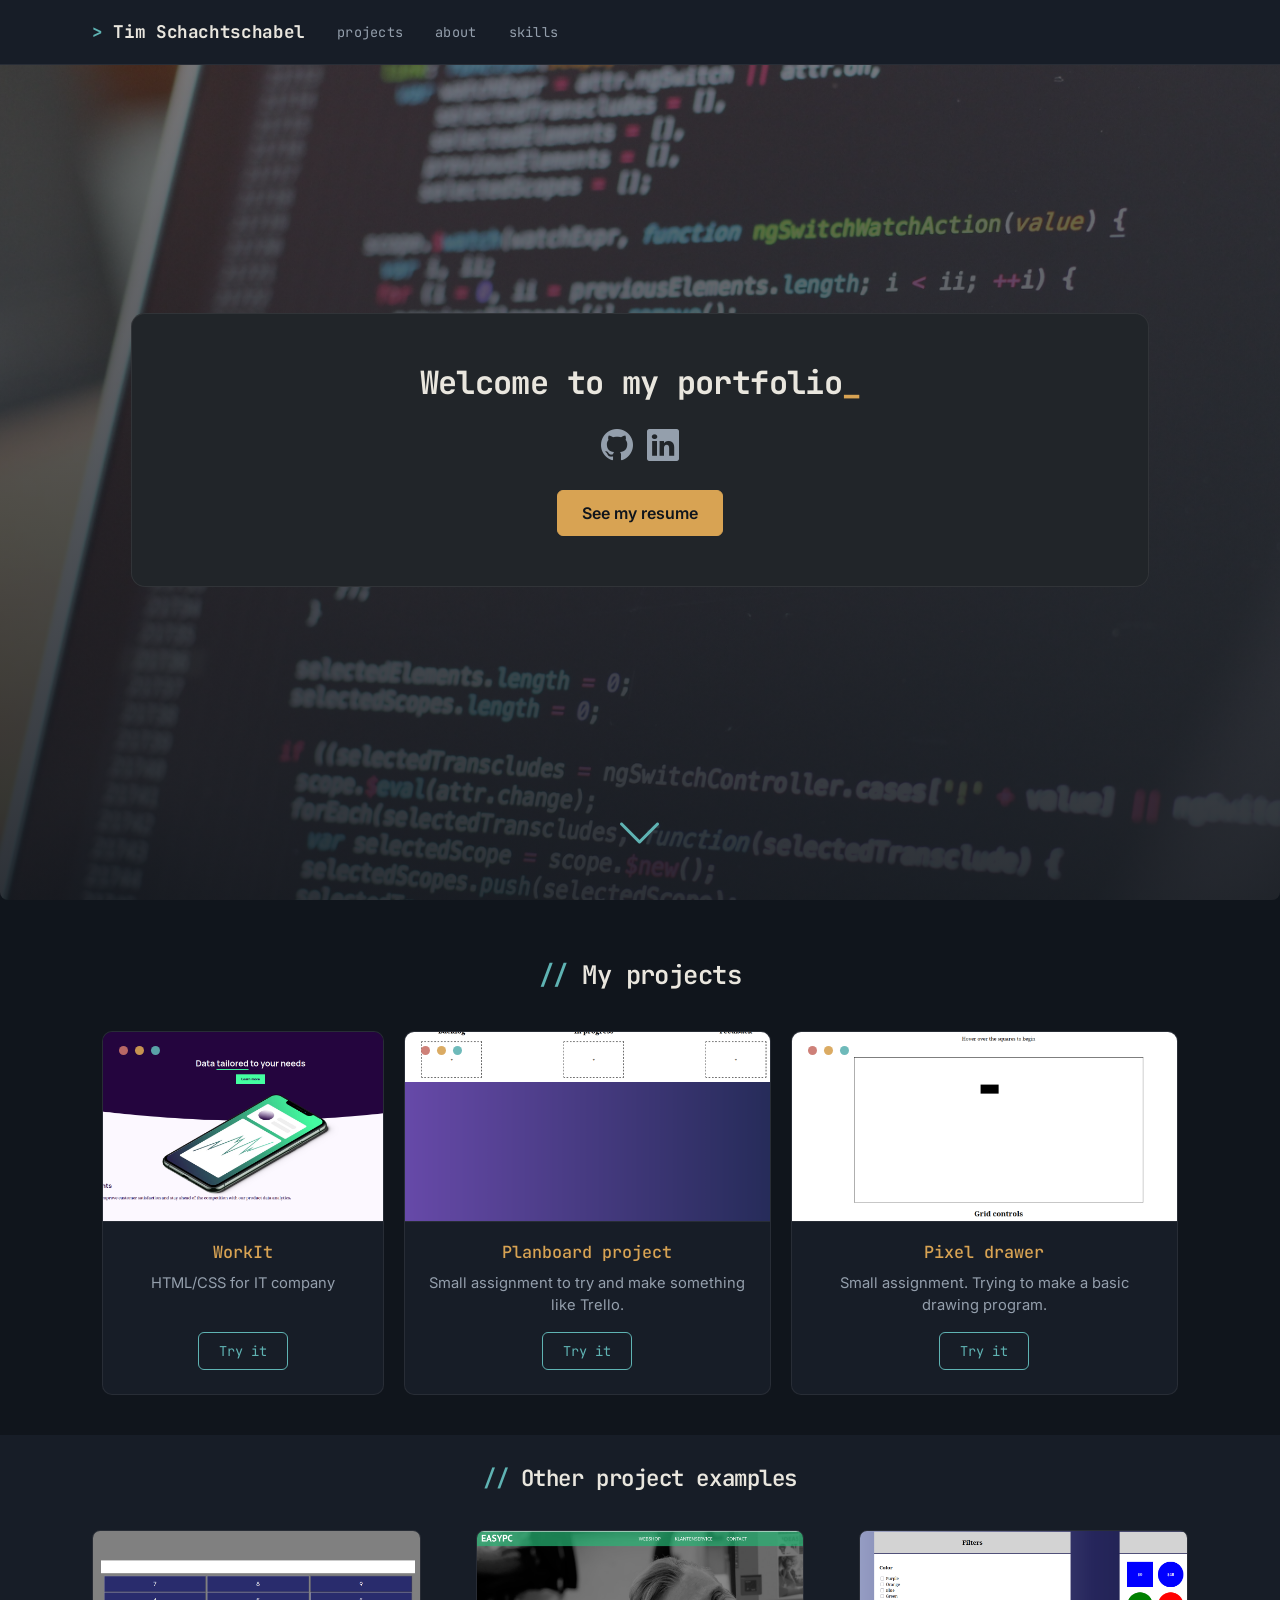
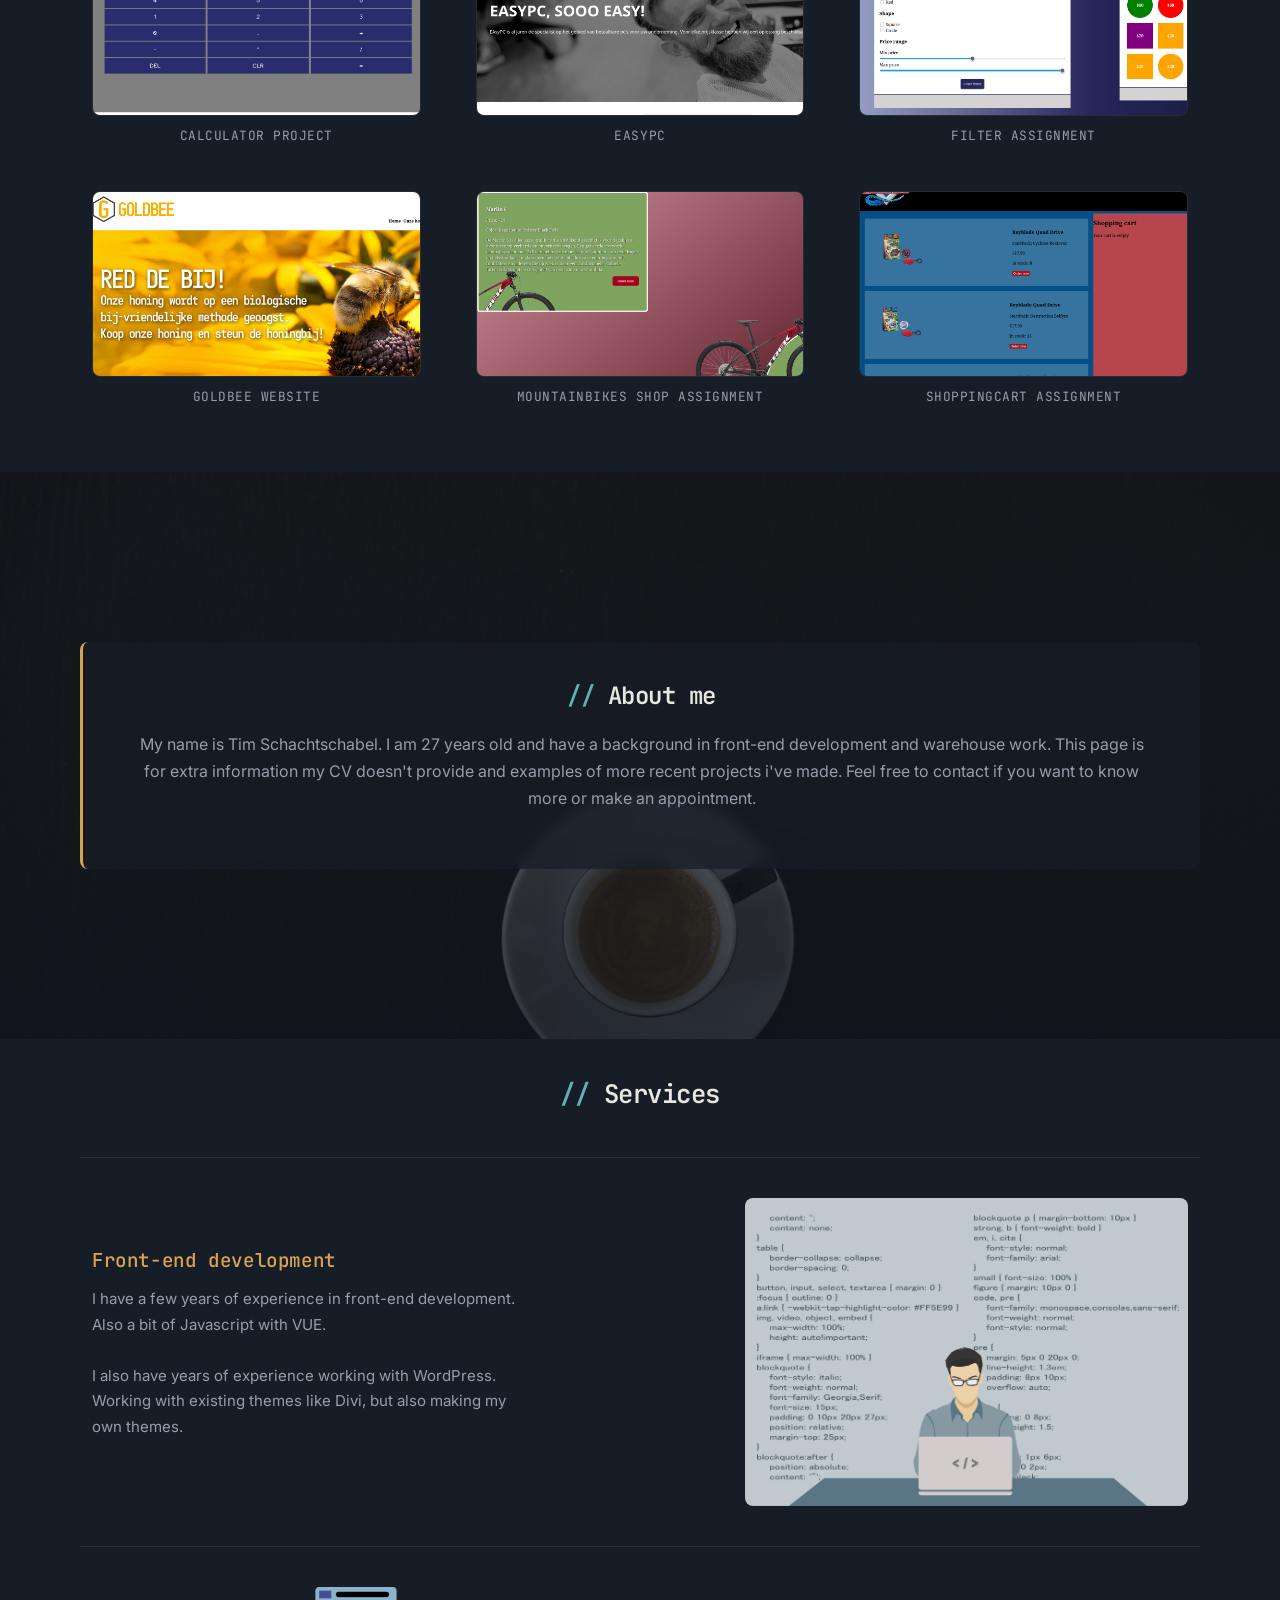
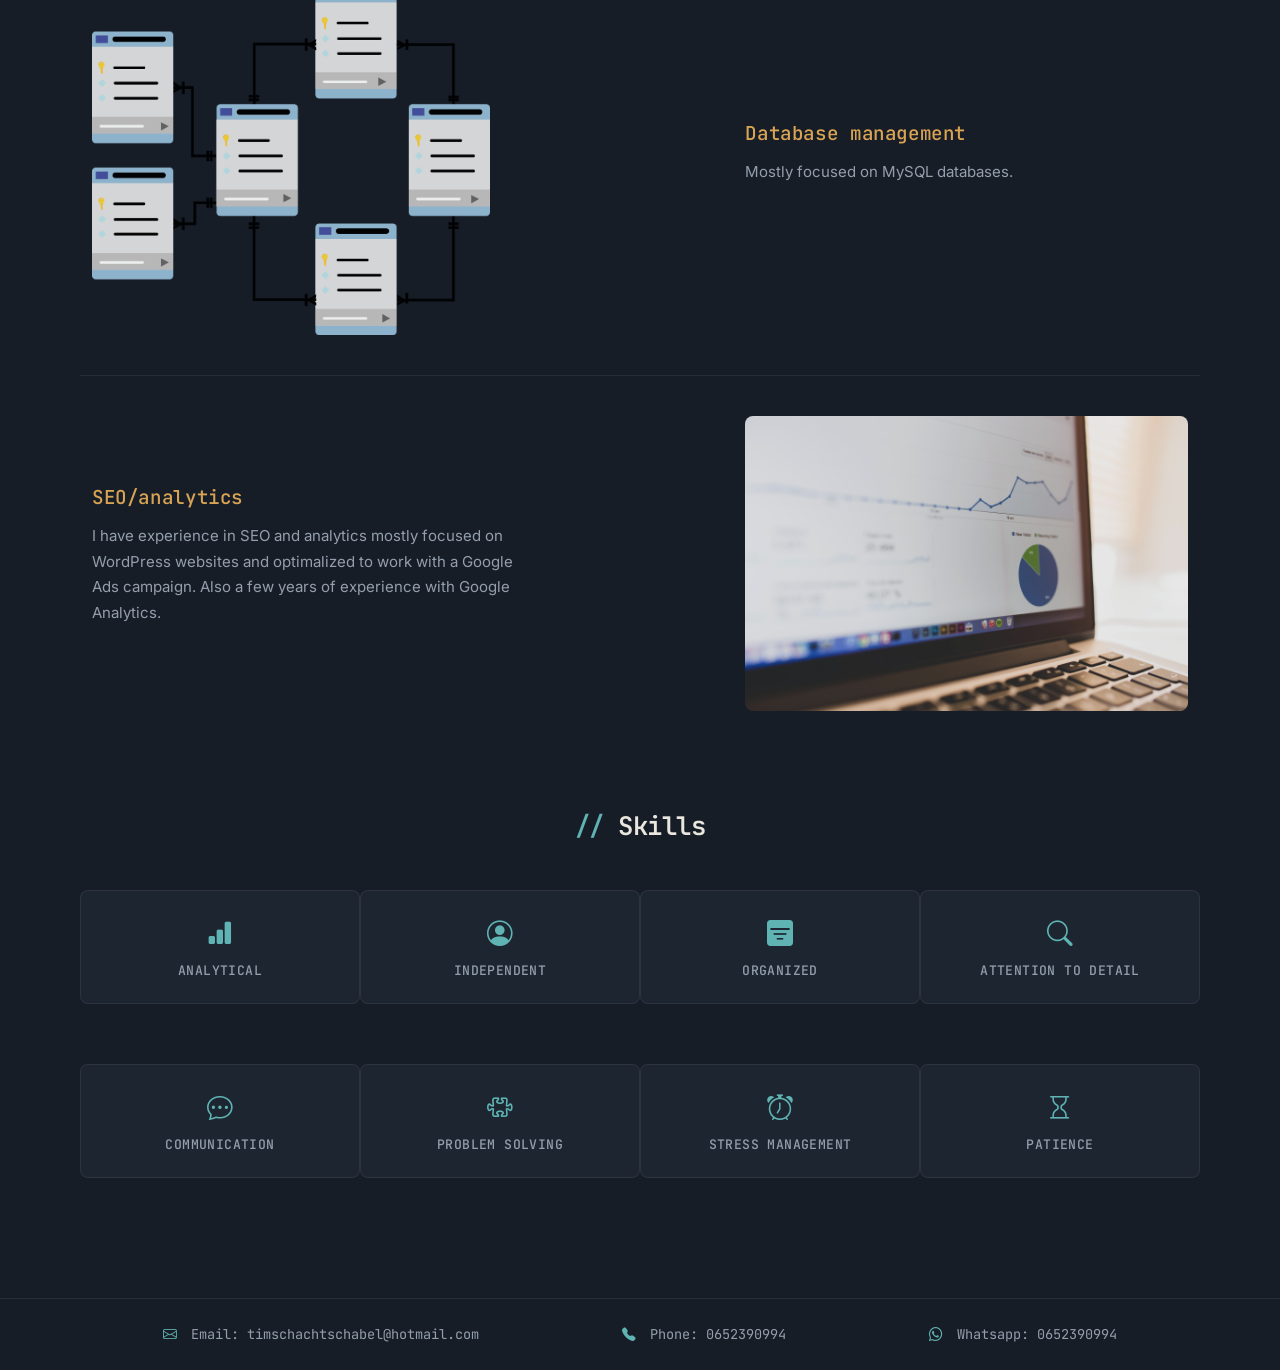
<file: index.html>
<!doctype html>
<html lang="en">
  <head>
    <!-- Required meta tags -->
    <meta charset="utf-8">
    <meta name="viewport" content="width=device-width, initial-scale=1, shrink-to-fit=no">

    <!-- Bootstrap CSS -->
    <link href="https://cdn.jsdelivr.net/npm/bootstrap@5.3.8/dist/css/bootstrap.min.css" rel="stylesheet" integrity="sha384-sRIl4kxILFvY47J16cr9ZwB07vP4J8+LH7qKQnuqkuIAvNWLzeN8tE5YBujZqJLB" crossorigin="anonymous">  
    
    <link rel="stylesheet" href="https://cdn.jsdelivr.net/npm/bootstrap-icons@1.13.1/font/bootstrap-icons.min.css">
    
    <link rel="stylesheet" href="style.css">

    <title>Tim Schachtschabel</title>
  </head>
  <body>

        <div class="wrapper">
        <header class="fixed-top">
            <nav class="navbar navbar-expand-lg navbar-dark bg-dark">
                <div class="container">
                    <a class="navbar-brand" href="#">Tim Schachtschabel</a>
                    <button class="navbar-toggler" type="button" data-bs-toggle="collapse" data-bs-target="#navbarSupportedContent" aria-controls="navbarSupportedContent" aria-expanded="false" aria-label="Toggle navigation">
                        <span class="navbar-toggler-icon"></span>
                    </button>

                    <div class="collapse navbar-collapse" id="navbarSupportedContent">
                        <ul class="navbar-nav mr-auto">
                        <li class="nav-item">
                            <a class="nav-link" href="#projects">Projects</a>
                        </li>
                        <li class="nav-item">
                            <a class="nav-link" href="#about">About</a>
                        </li>
                        <li class="nav-item">
                            <a class="nav-link" href="#skills">Skills</a>
                        </li>
                        </ul>
                    </div>
                </div>    
            </nav>
        </header>
        <!-- Hero section -->
        <div class="hero p-5 text-center bg-image rounded-3">
            <div class="container">
                <div class="banner bg-dark">
                    <h2>Welcome to my portfolio</h2>
                    <div class="socials">
                        <a href="https://github.com/timschachtschabel" target="_blank"><i class="bi bi-github fs-2"></i></a>
                        <a href="https://www.linkedin.com/in/tim-schachtschabel-43ab65353/" target="_blank"><i aria-hidden="true" class="bi bi-linkedin fs-2"></i></a>
                    </div>
                    <a href="https://drive.google.com/file/d/1o7PeeBXsdVYji0DtC4t7XLDSpV-MSWjq/view?usp=drive_link" target="_blank" type="button" class="resume btn btn-primary">See my resume</a>
                </div>
                <a href="#projects" class="scroll-down" aria-label="Scroll down">
                    <i aria-hidden="true" class="bi bi-chevron-down"></i>
                </a>
            </div>
        </div> 
        </div>

        <div class="main-content">
            <div class="container">
                <h3 class="projectsheading text-center" id="projects">My projects</h3>
                <div class="projects flex space-between">
                    <div class="card">
                        <img src="assets/workit.png" class="card-img-top" alt="WorkIt">
                        <div class="card-body">
                            <h5 class="card-title">WorkIt</h5>
                            <p class="card-text">HTML/CSS for IT company</p>
                            <a href="projects/workit/index.html" target="_blank" class="btn btn-primary">Try it</a>
                        </div>
                    </div>
                    <div class="card">
                        <img src="assets/planboard.png" class="card-img-top" alt="Planboard">
                        <div class="card-body">
                            <h5 class="card-title">Planboard project</h5>
                            <p class="card-text">Small assignment to try and make something like Trello.</p>
                            <a href="projects/planboard/index.html" target="_blank" class="btn btn-primary">Try it</a>
                        </div>
                    </div>
                    <div class="card">
                        <img src="assets/etchsketch.png" class="card-img-top" alt="Etch and sketch">
                        <div class="card-body">
                            <h5 class="card-title">Pixel drawer</h5>
                            <p class="card-text">Small assignment. Trying to make a basic drawing program.</p>
                            <a href="projects/etch_sketch/index.html" target="_blank" class="btn btn-primary">Try it</a>
                        </div>
                    </div>
                </div>
            </div>
            <div class="otherExamples">
                <h3 class="otherExamplesTitle text-center">Other project examples</h3>
                <div class="projectGallery">
                    <div class="container">
                        <div class="imagerow flex space-between">
                            <div class="project">
                                <img class="galleryImage" src="assets/gallery/calculator.png" alt="Calculator">
                                <p>Calculator project</p>
                            </div>
                            <div class="project">
                                <img class="galleryImage" src="assets/gallery/easypc.png" alt="Easypc">
                                <p>EasyPC</p>
                            </div>
                            <div class="project">
                                <img class="galleryImage" src="assets/gallery/filter.png" alt="Filterassignment">
                                <p>Filter assignment</p>
                            </div>
                        </div>
                        <div class="imagerow flex space-between">
                            <div class="project">
                                <img class="galleryImage" src="assets/gallery/goldbee.png" alt="Goldbee">
                                <p>Goldbee website</p>
                            </div>
                            <div class="project">
                                <img class="galleryImage" src="assets/gallery/mountainbikes.png" alt="Mountainbikes">
                                <p>Mountainbikes shop assignment</p>
                            </div>
                            <div class="project">
                                <img class="galleryImage" src="assets/gallery/shoppingcart.png" alt="shoppingcart">
                                <p>Shoppingcart assignment</p>
                            </div>
                        </div>
                    </div>
                </div>         
            </div>
            <div id="about" class="about">
                <div class="container aboutcontainer text-center">
                    <div class="aboutContent">
                        <h3>About me</h3>
                        <p>My name is Tim Schachtschabel. I am 27 years old and have a background in front-end development and warehouse work. This page is for extra information my CV doesn't provide and examples of more recent projects i've made. Feel free to contact if you want to know more or make an appointment. 
                        </p>
                    </div>
                </div>
            </div>
            <div class="skills" id="skills">
                <h3>Services</h3>
                <div class="container">
                    <div class="serviceSection row">
                        <div class="col-md-5">
                            <h4>Front-end development</h4>
                            <p>I have a few years of experience in front-end development. Also a bit of Javascript with VUE.
                            <br><br>
                            I also have years of experience working with WordPress. Working with existing themes like Divi, but also making my own themes.</p>
                        </div>
                        <div class="col-md-2"></div>
                        <div class="col-md-5 skillsImage1">
                            <img class="img-fluid" src="assets/front-end.png" alt="front-end">
                        </div>
                    </div>
                    <div class="serviceSection row">
                        <div class="col-md-5 skillsImage2">
                            <img class="img-fluid" src="assets/database.png" alt="Databases" width="90%">
                        </div>
                        <div class="col-md-2"></div>
                        <div class="col-md-5">
                            <h4>Database management</h4>
                            <p>Mostly focused on MySQL databases.  </p>
                        </div>
                    </div>
                    <div class="serviceSection row">
                        <div class="col-md-5">
                            <h4>SEO/analytics</h4>
                            <p>I have experience in SEO and analytics mostly focused on WordPress websites and optimalized to work with a Google Ads campaign. Also a few years of experience with Google Analytics.</p>
                        </div>
                        <div class="col-md-2"></div>
                        <div class="col-md-5 skillsImage3">
                            <img class="img-fluid" src="assets/seo.jpg" alt="SEO">
                        </div>
                    </div>
                    <div class="skillsList">
                        <div class="skillsection row">
                            <h3>Skills</h3>
                            <div class="skill col-sm-3">
                                <i class="bi bi-bar-chart-fill"></i>
                                <h5>Analytical</h5>
                            </div>
                            <div class="skill col-sm-3">
                                <i class="bi bi-person-circle"></i>
                                <h5>Independent</h5>
                            </div>
                            <div class="skill col-sm-3">
                                <i class="bi bi-filter-square-fill"></i>
                                <h5>Organized</h5>
                            </div>
                            <div class="skill col-sm-3">
                                <i class="bi bi-search"></i>
                                <h5>Attention to detail</h5>
                            </div>
                        </div>
                        <div class="skillsection row">
                            <div class="skill col-sm-3">
                                <i class="bi bi-chat-dots"></i>
                                <h5>Communication</h5>
                            </div>
                            <div class="skill col-sm-3">
                                <i class="bi bi-puzzle"></i>                            
                                <h5>Problem solving</h5>
                            </div>
                            <div class="skill col-sm-3">
                                <i class="bi bi-alarm"></i>                            
                                <h5>Stress management</h5>
                            </div>
                            <div class="skill col-sm-3">
                                <i class="bi bi-hourglass"></i>       
                                <h5>Patience</h5>                     
                            </div>
                        </div>
                    </div>
                </div>
            </div>
        </div>
        <footer>
            <div class="container flex space-around">
                    <p><i aria-hidden="true" class="bi bi-envelope"></i> Email: timschachtschabel@hotmail.com</p>
                    <p><i aria-hidden="true" class="bi bi-telephone-fill"></i> Phone: 0652390994</p>
                    <p><i aria-hidden="true" class="bi bi-whatsapp"></i> Whatsapp: 0652390994</p>
            </div>
        </footer>
    <!-- Optional JavaScript -->
    <script src="https://cdn.jsdelivr.net/npm/bootstrap@5.3.8/dist/js/bootstrap.bundle.min.js"></script>
  </body>
</html>
</file>
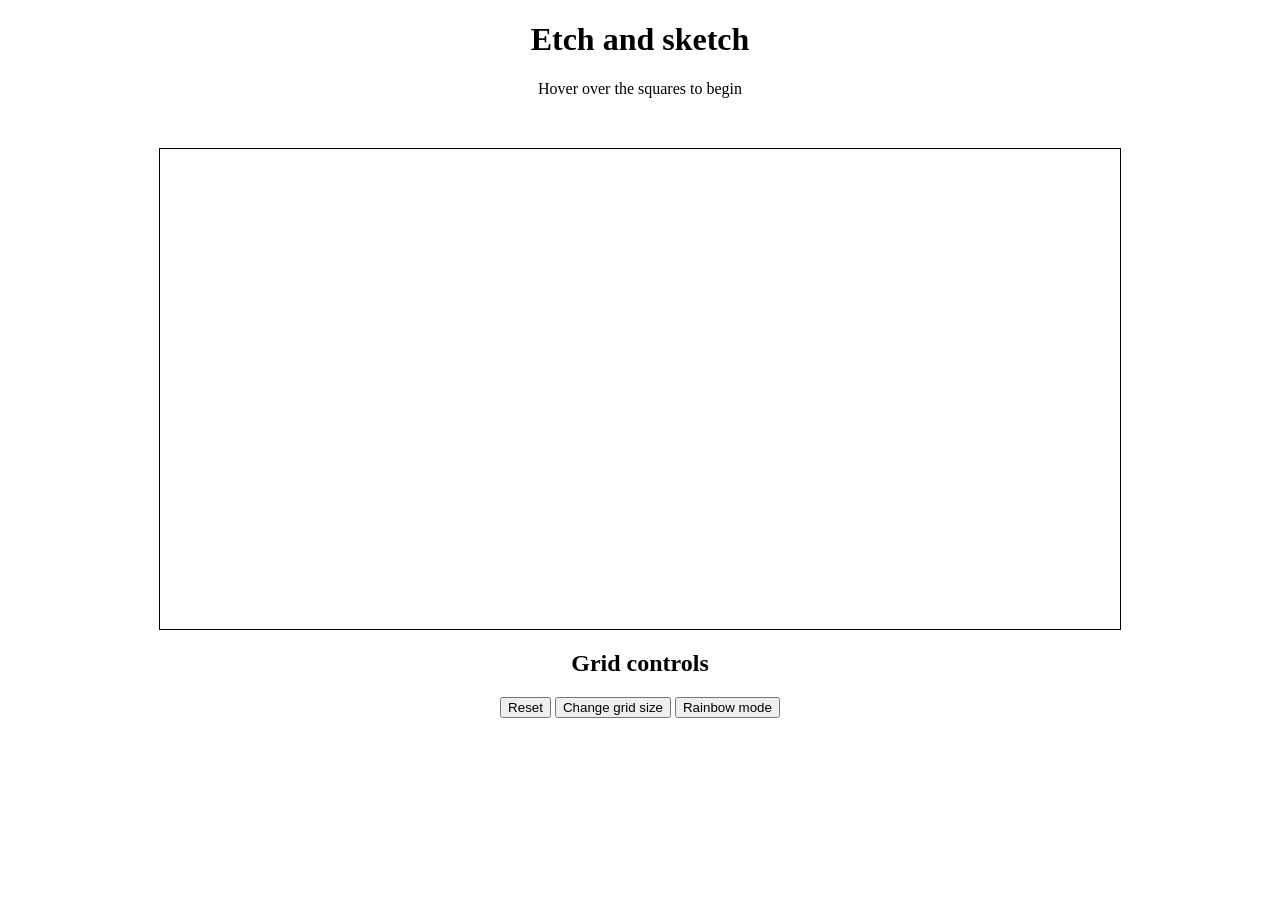
<file: projects/etch_sketch/index.html>
<!DOCTYPE html>
<html lang="en">
<head>
    <meta charset="UTF-8">
    <meta name="viewport" content="width=device-width, initial-scale=1.0">
    <title>Sketch</title>
    <link rel="stylesheet" href="style.css">
</head>
<body>
    <div class="introduction">
        <h1>Etch and sketch</h1>
        <p>Hover over the squares to begin</p>
    </div>
    <div id="flex-container" class="flex-container">

    </div>
    <div class="controls">
        <h2>Grid controls</h2>
        <button id="resetButton">Reset</button>
        <button id="changeGridSize">Change grid size</button>
        <button id="rainbowColor">Rainbow mode</button>
    </div>
    <script src="script.js"></script>                
</body>
</html>
</file>
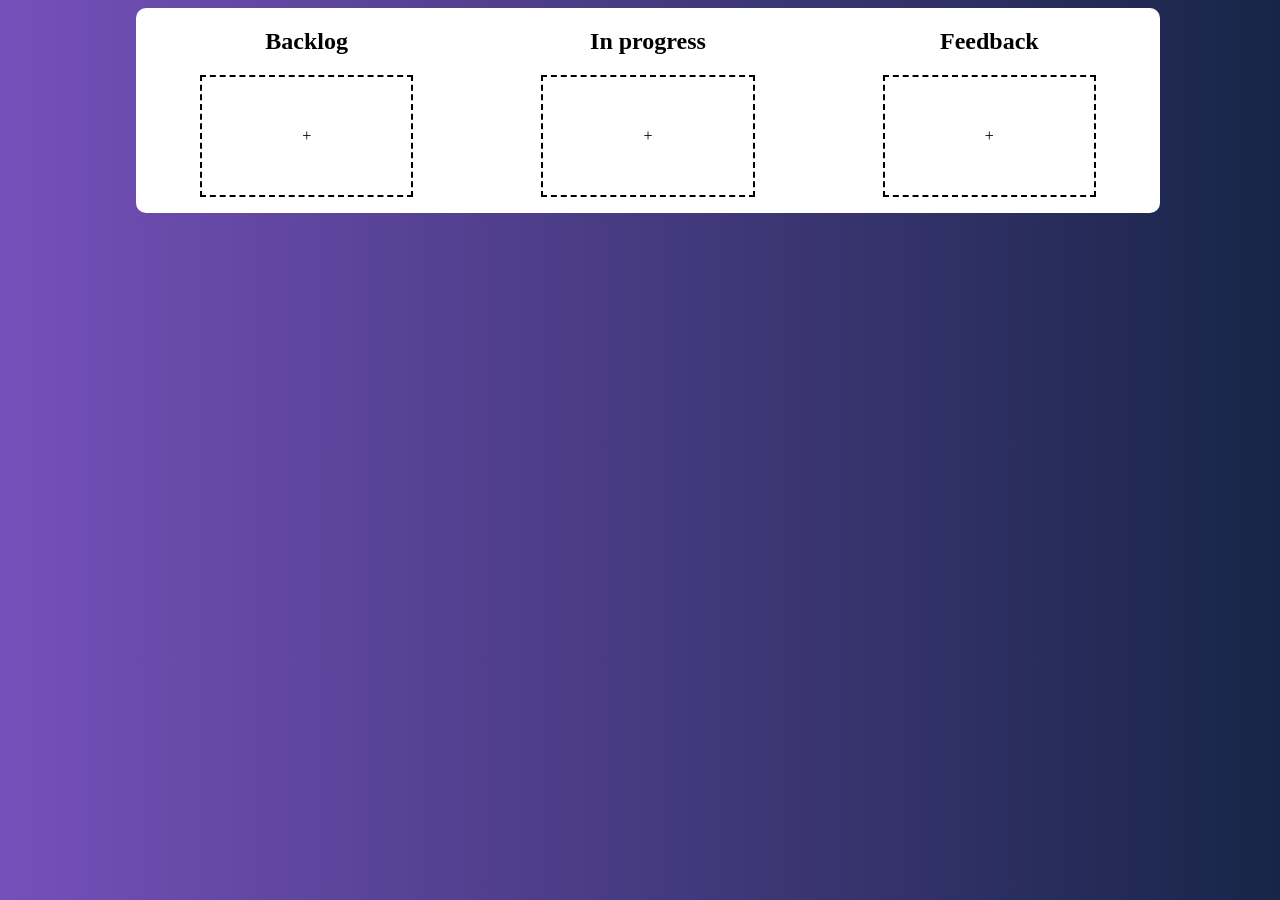
<file: projects/planboard/index.html>
<!DOCTYPE html>
<html lang="en">
<head>
    <meta charset="UTF-8">
    <meta name="viewport" content="width=device-width, initial-scale=1.0">
    <title>Planboard</title>
    <link rel="stylesheet" href="style.css">
</head>
<body>
    <div class="main-content flex space-around">

    <div class="modal" id="editModal">
        <div class="modal-content flex column">
            <span class="close">&times;</span>
            <h2>Add a new task</h2>
            <label for="taskTitle">Task title:</label>
            <input type="text" id="taskTitle">

            <label for="taskDescription">Task description:</label>
            <textarea id="taskDescription"></textarea>

            <select name="taskStatus" id="taskStatus">
                <option value="backlog">Backlog</option>
                <option value="inProgress">In progress</option>
                <option value="feedback">Feedback</option>
            </select>
            <button id="addTask">Add task</button>
        </div>
    </div>

        <div class="backlogContent">
            <h2>Backlog</h2>
            <ul class="taskList">
                <li class="newTask">
                    <div id="createNewBacklog" class="createNewBacklog">+</div>
                </li>
            </ul>
        </div>
        <div class="inProgressContent">
            <h2>In progress</h2>
            <ul class="taskList">
                <li class="newTask">
                    <div id="createNewInProgress" class="createNewInProgress">+</div>
                </li>
            </ul>
        </div>
        <div class="feedback">
            <h2>Feedback</h2>
            <ul class="taskList">
                <li class="newTask">
                    <div id="createNewFeedback" class="createNewFeedback">+</div>
                </li>
            </ul>
        </div>
    </div>
    <script src="script.js"></script>
</body>
</html>
</file>
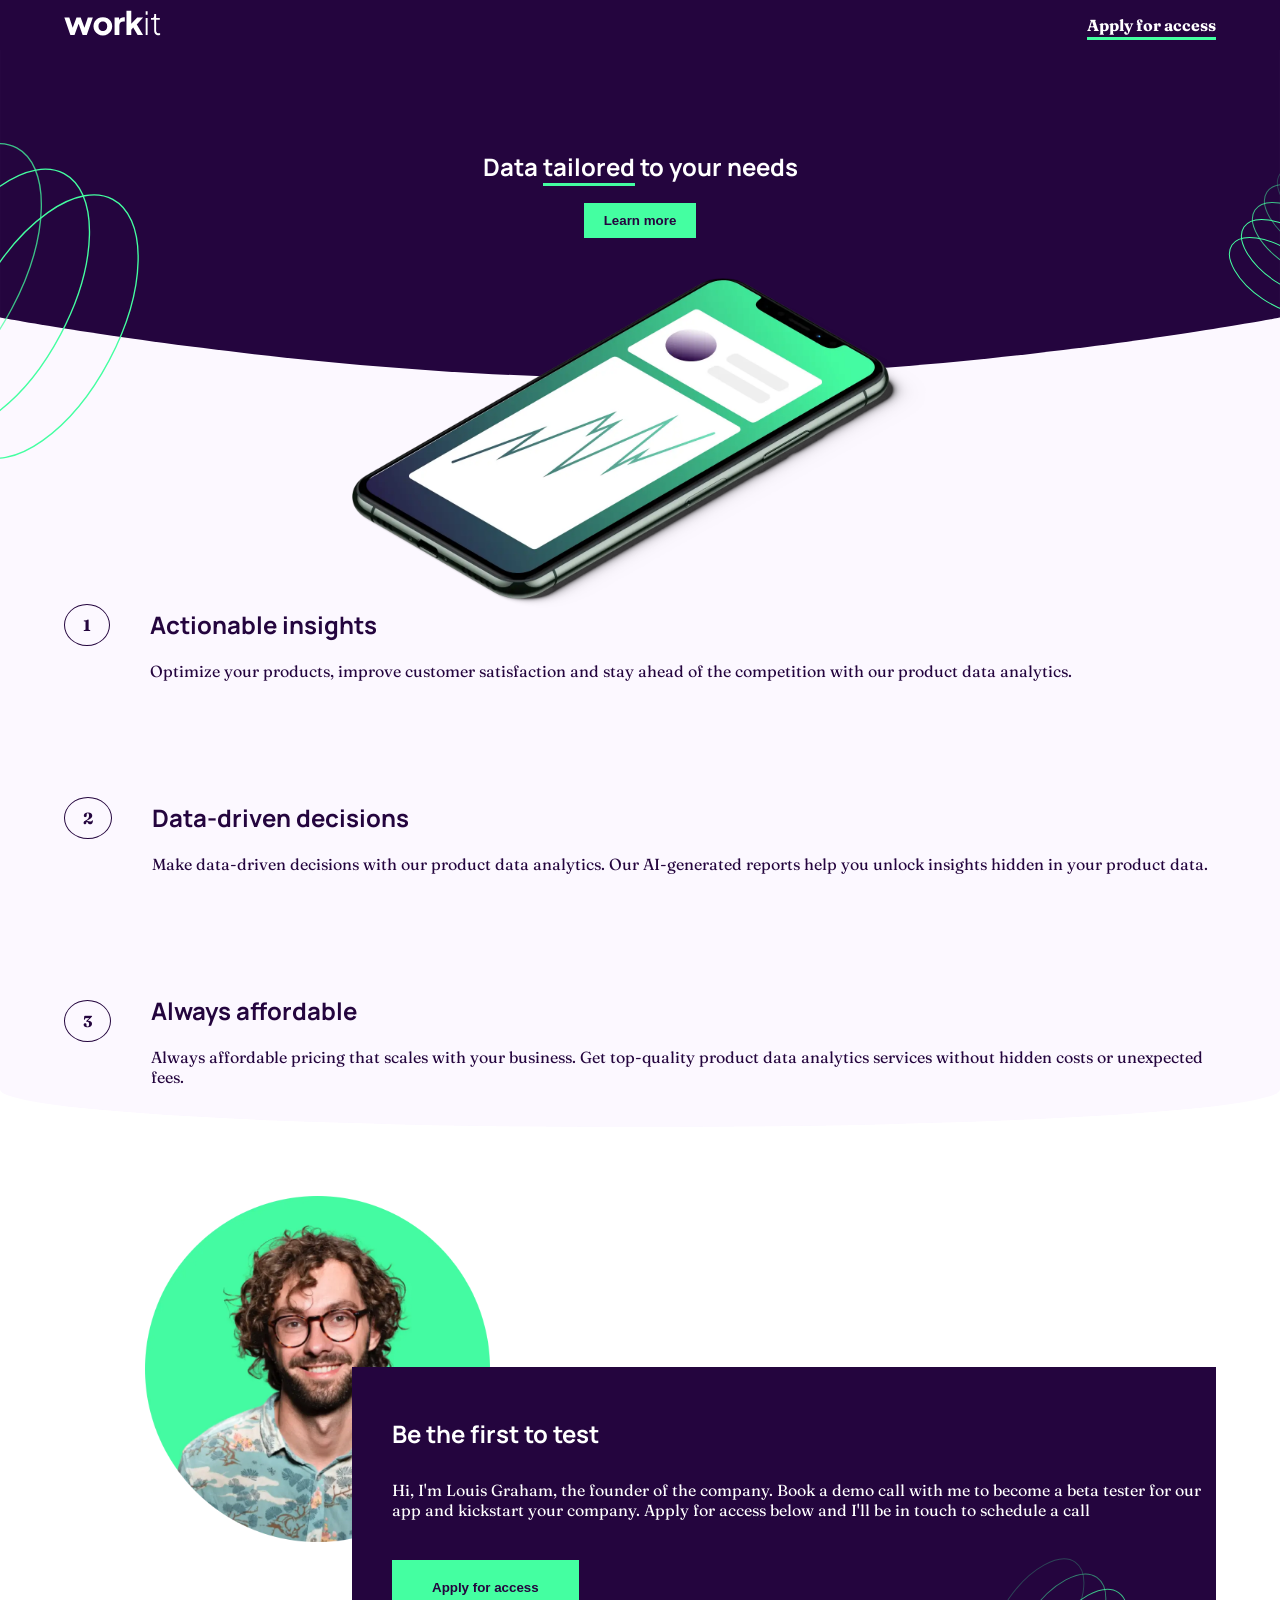
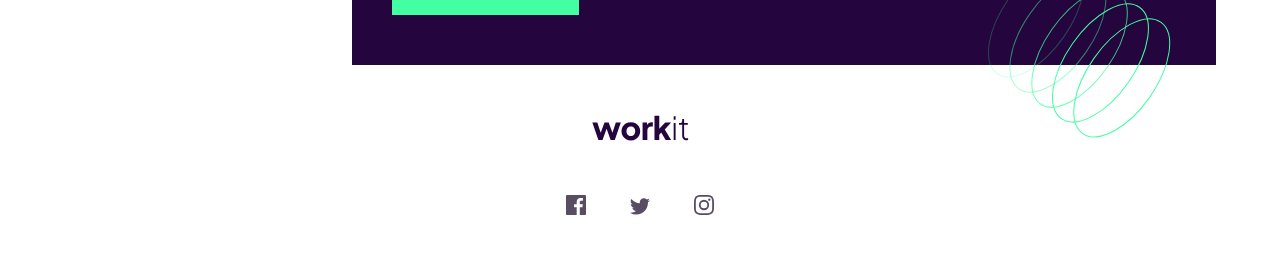
<file: projects/workit/index.html>
<!DOCTYPE html>
<html lang="en">
  <head>
    <meta charset="UTF-8" />
    <meta name="viewport" content="width=device-width, initial-scale=1.0" />
    <link
      rel="icon"
      type="image/png"
      sizes="32x32"
      href="./assets/favicon-32x32.png"
    />
    <link rel="stylesheet" href="./styles/style.css" />
    <link rel="preconnect" href="https://fonts.googleapis.com">
    <link rel="preconnect" href="https://fonts.gstatic.com" crossorigin>
    <link href="https://fonts.googleapis.com/css2?family=Fraunces:ital,opsz,wght@0,9..144,100..900;1,9..144,100..900&family=Manrope:wght@200..800&display=swap" rel="stylesheet">
    <title>Workit landing page</title>
  </head>
  <body>
    <!-- Website needs to be made mobile first -->
    <header>
      <div class="headercontent container flex space-between">
        <div class="logo">
          <img src="assets/logo-light.svg" alt="Logo header">
        </div>
        <div class="apply">
          <a href="">Apply for access</a>
        </div>
      </div>
    </header>
    <main>
      <section class="banner">
        <div class=" bannercontent container">
          <h1>Data <span>tailored</span> to your needs</h1>
          <button class="cta">Learn more</button>
          <img id="spiralleft" src="assets/bg-pattern-1.svg" alt="spiral left">
          <img id="spiralright" src="assets/bg-pattern-2.svg" alt="spiral 2">
          <img class="heroimage" src="assets/image-hero.webp" alt="Phone">
        </div>
      </section>
      <section class="sellingpoints">
        <div class="sellingpointscontent container">
          <div class="sellingpoint">
            <div class="pointerdiv">
              <p class="pointer">1</p>
            </div>
            <div class="sellingpointtext">
              <h3>Actionable insights</h3>
              <p>Optimize your products, improve customer satisfaction and stay ahead of the competition with our product data analytics.</p>
            </div>
          </div>
          <div class="sellingpoint">
            <div class="pointerdiv">
              <p class="pointer">2</p>
            </div>
            <div class="sellingpointtext">
              <h3>Data-driven decisions</h3>
              <p>Make data-driven decisions with our product data analytics. Our AI-generated reports help you unlock insights hidden in your product data.</p>
            </div>
          </div>
          <div class="sellingpoint">
            <div class="pointerdiv">
              <p class="pointer">3</p>
            </div>
            <div class="sellingpointtext">
              <h3>Always affordable</h3>
              <p>Always affordable pricing that scales with your business. Get top-quality product data analytics services without hidden costs or unexpected fees.</p>
            </div>
          </div>
        </div>
      </section>
      <section>
        <div class="applycontent container">
            <div class="founderimage">
              <img src="assets/image-founder.webp" alt="Founder">
            </div>
            <div class="foundercontent">
              <h2>Be the first to test</h2>
              <p>Hi, I'm Louis Graham, the founder of the company. Book a demo call with me to become a beta tester for our app and kickstart your company. Apply for access below and I'll be in touch to schedule a call</p>
              <button>Apply for access</button>
              <img id="spiralbottom" src="assets/bg-pattern-3.svg" alt="spiralbottom">
            </div>
        </div>
      </section>
    </main>
    <footer>
      <div class="footercontent container flex column">
        <div class="footerlogo">
          <img src="assets/logo-dark.svg" alt="footerlogo">
        </div>
        <div class="socials">
          <img src="assets/icon-facebook.svg" alt="Facebook">
          <img src="assets/icon-twitter.svg" alt="Twitter">
          <img src="assets/icon-instagram.svg" alt="Instagram">
        </div>
      </div>
    </footer>
  </body>
</html>
</file>
<file: style.css>
@import url('https://fonts.googleapis.com/css2?family=JetBrains+Mono:wght@400;600;700&family=Inter:wght@400;500;600&display=swap');


:root {
  --bg-primary: #10151c;
  --bg-panel: #171d27;
  --bg-panel-hover: #1d2531;
  --text-primary: #e9e6de;
  --text-secondary: #949fac;
  --accent-gold: #d8a353;
  --accent-teal: #5fb3b3;
  --accent-rose: #c9736a;
  --border-soft: rgba(233, 230, 222, 0.08);
  --border-strong: rgba(233, 230, 222, 0.18);
  --radius-card: 10px;
}

h1, h2, h3, h4, .navbar-brand {
  font-family: 'JetBrains Mono', monospace;
  letter-spacing: -0.02em;
}

/* Global CSS */
* {
  box-sizing: border-box;
}

body {
  margin: 0;
  padding: 0;
  width: 100%;
  font-family: 'Inter', sans-serif;
  background-color: var(--bg-primary);
  color: var(--text-primary);
}

a {
  text-decoration: none;
}

.flex { display: flex; }
.column { flex-direction: column; }
.row { flex-direction: row; }
.space-between { justify-content: space-between; }
.space-around { justify-content: space-around; }

.container {
  width: 88%;
  max-width: 1120px;
  margin: 0 auto;
}

/* Section comment-style headers, e.g. "// Projects" */
.projectsheading,
.otherExamplesTitle,
.about h3,
.skills h3 {
  font-weight: 600;
  color: var(--text-primary);
}

.projectsheading::before,
.otherExamplesTitle::before,
.about h3::before,
.skills h3::before {
  content: "// ";
  color: var(--accent-teal);
}

/* Header / nav styling */
header {
  background-color: var(--bg-panel) !important;
  color: var(--text-primary);
  border-bottom: 1px solid var(--border-soft);
}

.navbar {
  background-color: var(--bg-panel) !important;
  padding-top: 14px;
  padding-bottom: 14px;
}

.navbar-brand {
  color: var(--text-primary) !important;
  font-weight: 700;
  font-size: 1.1rem;
}

.navbar-brand::before {
  content: "> ";
  color: var(--accent-teal);
}

.nav-link {
  color: var(--text-secondary) !important;
  font-family: 'JetBrains Mono', monospace;
  font-size: 0.85rem;
  text-transform: lowercase;
  letter-spacing: 0.02em;
  padding: 0.5rem 1rem !important;
  transition: color 0.2s ease;
}

.nav-link:hover {
  color: var(--accent-gold) !important;
}

header ul {
  list-style: none;
}

.wrapper {
  height: 100vh;
  display: flex;
  flex-direction: column;
}

/* Hero */
.hero {
  background-image:
    linear-gradient(180deg, rgba(16, 21, 28, 0.55) 0%, rgba(16, 21, 28, 0.88) 100%),
    url(assets/banner.jpg);
  background-size: cover;
  background-repeat: no-repeat;
  background-position: center;
  display: flex;
  align-items: center;
  flex: 1;
  height: auto;
  position: relative;
}

.scroll-down {
  position: absolute;
  bottom: 30px;
  left: 50%;
  transform: translateX(-50%);
  color: var(--accent-teal);
  font-size: 3rem;
  animation: bounce 2s infinite;
}

@keyframes bounce {
  0%, 20%, 50%, 80%, 100% { transform: translateX(-50%) translateY(0); }
  40% { transform: translateX(-50%) translateY(-10px); }
  60% { transform: translateX(-50%) translateY(-5px); }
}

.banner {
  padding: 50px 60px;
  background: rgba(23, 29, 39, 0.72);
  backdrop-filter: blur(8px);
  border: 1px solid var(--border-soft);
  border-radius: 14px;
  color: var(--text-primary);
}

.banner h2 {
  font-size: 2rem;
  font-weight: 700;
  color: var(--text-primary);
  margin-bottom: 20px;
}

.banner h2::after {
  content: "_";
  color: var(--accent-gold);
  animation: blink 1.1s step-end infinite;
}

@keyframes blink {
  50% { opacity: 0; }
}

.socials i {
  padding: 5px;
  transition: color 0.2s ease, transform 0.2s ease;
}

.socials a {
  color: var(--text-secondary);
}

.socials a:hover {
  color: var(--accent-teal);
}

.socials a:hover i {
  transform: translateY(-2px);
}

.resume {
  margin: 20px 5px 0px;
  background-color: var(--accent-gold);
  border-color: var(--accent-gold);
  color: var(--bg-primary);
  font-weight: 600;
  padding: 10px 24px;
  border-radius: 6px;
  transition: background-color 0.2s ease, transform 0.2s ease;
}

.resume:hover {
  background-color: #e8b768;
  border-color: #e8b768;
  transform: translateY(-1px);
}

/* Main content styling */
.main-content {
  color: var(--text-primary);
}

.projectsheading {
  margin: 60px 0px 30px;
  font-size: 1.6rem;
}

/* Project cards styled like editor windows */
.card {
  margin: 10px;
  text-align: center;
  background-color: var(--bg-panel);
  border: 1px solid var(--border-soft);
  border-radius: var(--radius-card);
  overflow: hidden;
  transition: transform 0.3s ease, border-color 0.3s ease;
  position: relative;
}

.card::before {
  content: "";
  position: absolute;
  top: 14px;
  left: 16px;
  width: 9px;
  height: 9px;
  border-radius: 50%;
  background: var(--accent-rose);
  box-shadow:
    16px 0 0 var(--accent-gold),
    32px 0 0 var(--accent-teal);
  z-index: 2;
  opacity: 0.9;
}

.card:hover {
  transform: translateY(-4px);
  transition: 0.3s;
  border-color: var(--border-strong);
}

.card-img-top {
  height: 190px;
  object-fit: cover;
  border-bottom: 1px solid var(--border-soft);
}

.card-body {
  padding: 20px 22px 24px;
}

.card-title {
  font-family: 'JetBrains Mono', monospace;
  color: var(--accent-gold);
  font-size: 1.05rem;
  margin-bottom: 10px;
}

.card-text {
  color: var(--text-secondary);
  font-size: 0.92rem;
  min-height: 44px;
}

.card .btn-primary {
  background-color: transparent;
  border: 1px solid var(--accent-teal);
  color: var(--accent-teal);
  font-family: 'JetBrains Mono', monospace;
  font-size: 0.85rem;
  padding: 8px 20px;
  border-radius: 6px;
  transition: background-color 0.2s ease, color 0.2s ease;
}

.card .btn-primary:hover {
  background-color: var(--accent-teal);
  color: var(--bg-primary);
}

.projects {
  margin-bottom: 30px;
}

/* Gallery section */
.otherExamples {
  background-color: var(--bg-panel);
  color: var(--text-primary);
  padding-bottom: 20px;
}

.imagerow {
  width: 100%;
}

.project {
  width: 30%;
  display: flex;
  flex-direction: column;
  align-items: center;
  text-align: center;
  margin-bottom: 30px;
}

.project:hover {
  transform: translateY(-4px);
  transition: 0.5s;
}

.galleryImage {
  width: 100%;
  height: auto;
  display: block;
  border-radius: 8px;
  border: 1px solid var(--border-soft);
}

.project p {
  font-family: 'JetBrains Mono', monospace;
  font-size: 0.8rem;
  text-transform: uppercase;
  letter-spacing: 0.04em;
  color: var(--text-secondary);
  margin-top: 10px;
}

.otherExamplesTitle {
  padding: 30px 0px;
  font-size: 1.4rem;
}

/* About styling  */
.about {
  background-image:
    linear-gradient(180deg, rgba(16, 21, 28, 0.5) 0%, rgba(16, 21, 28, 0.82) 100%),
    url(assets/coffee.jpg);
  background-size: cover;
  background-repeat: no-repeat;
  background-position: top;
  opacity: 1;
}

.aboutContent {
  color: var(--text-primary);
  text-shadow: none;
  background: rgba(23, 29, 39, 0.72);
  backdrop-filter: blur(6px);
  border-left: 3px solid var(--accent-gold);
  border-radius: 8px;
  padding: 40px 45px;
  margin: 120px 0px;
}

.aboutContent p {
  line-height: 1.7;
  color: var(--text-secondary);
}

.aboutContent h3 {
  margin-bottom: 20px;
  font-size: 1.5rem;
}

.aboutcontainer {
  padding: 50px 0px;
}

/* Footer styling — reads like a terminal line */
footer {
  background-color: var(--bg-panel);
  opacity: 1;
  color: var(--text-secondary);
  border-top: 1px solid var(--border-soft);
  padding: 25px 0px;
}

footer p {
  margin-bottom: 0px;
  font-family: 'JetBrains Mono', monospace;
  font-size: 0.85rem;
}

footer i {
  color: var(--accent-teal);
  margin-right: 6px;
}

.form-group {
  margin: 8px;
}

.extraInfo {
  align-self: center;
}

/* Skills / services */
.skills {
  background-color: var(--bg-panel);
  color: var(--text-primary);
}

.skills h3 {
  text-align: center;
  padding: 40px;
  font-size: 1.6rem;
}

.serviceSection {
  height: auto;
  padding: 40px 0px;
  border-top: 1px solid var(--border-soft);
  align-items: center;
}

.skillsImage1, .skillsImage2, .skillsImage3 {
    margin: auto;
}

.serviceSection h4 {
  color: var(--accent-gold);
  font-size: 1.2rem;
  margin-bottom: 14px;
}

.serviceSection p {
  color: var(--text-secondary);
  line-height: 1.7;
  font-size: 0.94rem;
}

.serviceSection img {
  border-radius: 8px;
  opacity: 0.92;
}

.skillsection {
  padding: 20px 0px;
}

/* Skill chips */
.skill {
  text-align: center;
  background-color: var(--bg-panel-hover);
  border: 1px solid var(--border-soft);
  border-radius: 8px;
  padding: 24px 10px;
  margin-bottom: 20px;
  transition: transform 0.2s ease, border-color 0.2s ease;
}

.skill:hover {
  transform: translateY(-3px);
  border-color: var(--accent-teal);
}

.skill i {
  font-size: 1.6rem;
  color: var(--accent-teal);
  margin-bottom: 10px;
  display: block;
}

.skill h5 {
  font-family: 'JetBrains Mono', monospace;
  font-size: 0.82rem;
  text-transform: uppercase;
  letter-spacing: 0.03em;
  color: var(--text-secondary);
  margin: 0;
}

.skillsList {
  padding-bottom: 80px;
}

/* ==========================================================================
   Responsive media queries
   ========================================================================== */

@media (max-width: 992px) {
  .container {
    width: 90%;
  }

  .aboutContent {
    margin: 80px 0px;
  }

  .serviceSection .col-md-2 {
    display: none;
  }
}

@media (max-width: 768px) {
  .container {
    width: 92%;
  }

  .banner {
    padding: 30px 25px;
  }

  .banner h2 {
    font-size: 1.6rem;
  }

  .scroll-down {
    font-size: 2.2rem;
    bottom: 15px;
  }

  .projects {
    flex-direction: column;
    align-items: center;
  }

  .card {
    width: 100%;
    max-width: 420px;
    margin: 10px 0px;
  }

  .imagerow {
    flex-direction: column;
    align-items: center;
  }

  .project {
    width: 100%;
    max-width: 420px;
  }

  .aboutContent {
    margin: 60px 0px;
    padding: 30px 25px;
  }

  .serviceSection {
    padding: 25px 0px;
    text-align: center;
  }

  .serviceSection img {
    margin-bottom: 20px;
  }

  footer .flex {
    flex-direction: column;
    text-align: center;
  }

  footer p {
    margin-bottom: 10px !important;
  }

  .skill.col-sm-3 {
    flex: 0 0 50%;
    max-width: 50%;
  }
}

@media (max-width: 576px) {
  .container {
    width: 95%;
  }

  .hero {
    padding: 20px !important;
  }

  .banner {
    padding: 20px 18px;
  }

  .banner h2 {
    font-size: 1.3rem;
  }

  .socials i {
    font-size: 1.5rem !important;
    padding: 3px;
  }

  .resume {
    font-size: 0.9rem;
    padding: 8px 16px;
  }

  .scroll-down {
    font-size: 1.8rem;
  }

  .projectsheading,
  .otherExamplesTitle {
    font-size: 1.3rem;
    padding: 15px 0px;
  }

  .aboutContent {
    margin: 40px 0px;
    padding: 25px 20px;
  }

  .aboutContent p {
    font-size: 0.9rem;
  }

  .skills h3 {
    padding: 25px;
  }

  .skill.col-sm-3 {
    flex: 0 0 100%;
    max-width: 100%;
  }
}
</file>
<file: projects/etch_sketch/style.css>
.flex-container {
    display: flex;
    flex-wrap: wrap;
    margin: auto;
    width: 960px;
    border: 1px solid black;
}

.grid {
    flex-shrink: 0;
    box-sizing: border-box;
}
.grid:hover, .grid.colored {
    background-color: black;
}

.introduction {
    margin-bottom: 50px;
    text-align: center;
}

.controls {
    text-align: center;
    margin-top: 20px;
}
</file>
<file: projects/planboard/style.css>
body {
    background: #c19bc9;
    background: linear-gradient(90deg, rgba(193, 155, 201, 1) 0%, rgba(117, 80, 186, 1) 0%, rgba(23, 37, 71, 1) 100%);

    width: 100%;
}

.flex {
    display: flex;
}

.space-between {
    justify-content: space-between;
}

.space-around {
    justify-content: space-around;
}

.column {
    flex-direction: column;
}

.row {
    flex-direction: row;
}

/* Website components CSS */

.main-content {
    width: 80%;
    margin: auto;
    background-color: white;
    border-radius: 10px;
    text-align: center;
}

.taskList {
    padding: 0;
}

.newTask {
    list-style: none;
}

.createNewBacklog, .createNewInProgress, .createNewFeedback {
    border: 2px dashed black;
    padding: 50px 100px;
}

.createNewBacklog:hover, .createNewInProgress:hover, .createNewFeedback:hover {
    border: 2px dashed black;
    padding: 50px 100px;
    cursor: pointer;
}

/* The Modal (background) */
.modal {
  display: none; /* Hidden by default */
  position: fixed; /* Stay in place */
  z-index: 1; /* Sit on top */
  left: 0;
  top: 0;
  width: 100%; /* Full width */
  height: 100%; /* Full height */
  overflow: auto; /* Enable scroll if needed */
  background-color: rgb(0,0,0); /* Fallback color */
  background-color: rgba(0,0,0,0.4); /* Black w/ opacity */
}

/* Modal Content/Box */
.modal-content {
  background-color: #fefefe;
  margin: 15% auto; /* 15% from the top and centered */
  padding: 20px;
  border: 1px solid #888;
  width: 50%; /* Could be more or less, depending on screen size */
}

.modal label {
    padding: 10px;
}

.modal textarea {
    margin-top: 10px;
    margin-bottom: 10px;
}

.modal select {
    margin-top: 10px;
    margin-bottom: 10px;
}

li.task-item {
    list-style: none;
    border: 2px solid black;
    margin-top: 10px;
    margin-bottom: 10px;
    padding-top: 25px;;
    padding-bottom: 15px;
}

.task-item {
    display: flex;
    justify-content: space-between;
    align-items: flex-start;
}

.task-item[draggable="true"] {
    cursor: grab;
}

.task-item.dragging {
    opacity: 0.4;
    cursor: grabbing;
}

.edit-btn {
    flex-shrink: 0;
    margin-left: 8px;
    cursor: pointer;
}
</file>
<file: projects/workit/styles/style.css>
/* RESET STYLE */

* {
    margin: 0;
    padding: 0;
    border: 0;
    -webkit-box-sizing: border-box;
    box-sizing: border-box;
    vertical-align: baseline;
    font-style: normal;
}

/* GENERAL STYLING */

h1,h2,h3,h4,h5 {
    font-family: "Manrope", sans-serif;

}

p, a {
    font-family: 'Fraunces', serif !important;
}

body {
    width: 100%;
    color: #24053E;
}

.container {
    width: 90%;
    margin: 0 auto;
}

.flex {
    display: flex;
}

.column {
    flex-direction: column;
}

.row {
    flex-direction: row;
}

.space-between {
    justify-content: space-between;
}

.space-around {
    justify-content: space-around;
}

/* WEBSITE STYLING PER SECTION */
/* HEADER STYLING */

header {
    background-color: #24053E;
}

.headercontent {
    padding-top: 10px;
    padding-bottom: 10px;
    align-items: center;
}

.apply a {
    text-decoration: none;
    color: white;
    font-weight: bold;
    border-bottom: 3px solid #44FFA1;
    padding-bottom: 2px;
}

/* BANNER SECTION */

.banner {
    background-color: #FCF8FF;
    background-image: url(../assets/background-hero.svg);
    background-position: center;
    background-repeat: no-repeat;
    background-size: cover;
    color: white;
    text-align: center;
    padding-top: 70px;
    padding-bottom: 70px;
}

.cta {
    background-color: #44FFA1;
    color: #24053E;
    padding: 10px 20px;
    margin-top: 20px;
    font-weight: bold;
}

.bannercontent {
    position: relative;
    padding-bottom: 40px;
}

.bannercontent span {
    border-bottom: 3px solid #44FFA1;
}

.heroimage {
    width:60%;
    position: absolute;
    top: 110%;
    margin: auto;
    text-align: center;
    left: 0;
    right: 0;
    z-index: 1;
}

/* Sellingpoints section  */

.sellingpoints {
    background-color: #FCF8FF;
    padding-top: 50px;
    border-bottom-left-radius: 50% 5%;
    border-bottom-right-radius: 50% 5%;
    overflow: hidden;
}

.sellingpointscontent {
    text-align: center;
    background-color: #FCF8FF;
}

.sellingpoint {
    padding-top: 40px;
    padding-bottom: 40px;
}

.sellingpoint h3{
    margin-top: 40px;
    margin-bottom: 20px;
}

.pointer {
    border: 1px solid #24053E;
    background-color: transparent;
    display: inline;
    padding: 10px 18px;
    border-radius: 50%;
    font-weight: bold;
}

/* APPLY SECTION */

.applycontent {
    padding-top: 100px;
}

.founderimage {
    position: relative;
    height: 100px;
    left: 0%;
}

.founderimage img {
    width: 60%;
    position: absolute;
    top: -50%;
    left: 0;
    right: 0;
    z-index: -1;
    text-align: center;
    margin: auto;
}

.foundercontent {
    margin: auto;
    text-align: center;
    background-color: #24053E;
    color: white;
    padding: 50px 10px
}

.foundercontent h2 {
    padding-bottom: 30px;
}

.foundercontent button {
    background-color: #44FFA1;
    padding: 20px 40px;
    margin-top: 40px;
    color: #24053E;
    font-weight: bold;
}

/* FOOTER  */

.footercontent {
    text-align: center;
}

.footerlogo {
    margin-top: 50px;
    margin-bottom: 25px;
}

.socials {
    margin-top: 25px;
    margin-bottom: 50px;
}

.socials img {
    padding: 0px 20px;
}

/* MEDIA QUERIES FOR RESPONSIVE DESIGN  */

/* MAKE SURE THE PAGE DOESN'T BREAK BEFORE REACHING THE TABLET DESIGN */

@media only screen and (min-width: 400px) {
    .sellingpoints {
        padding-top: 100px;
    }

    .founderimage {
        height: 116px;
    }
}

@media only screen and (min-width: 500px) {
    .founderimage {
        height: 150px;
    }
}

@media only screen and (min-width: 600px) {
    .sellingpoints {
        padding-top: 150px;
    }
    
    .founderimage {
        height: 190px;
    }

    .banner {
        background-size: cover;
        background-position: bottom;
    }
}

@media only screen and (max-width: 767px) {
        #spiralleft, #spiralright, #spiralbottom {
        display: none;        
 }
}    

/* TABLET DESIGN  */

@media only screen and (min-width: 767px) {
    .banner {
        padding-top: 100px;
        padding-bottom: 100px;
    }

    #spiralleft {
        position: absolute;
        left: -30%;
        top: -70%;
        width: 40%;
    }
    #spiralright {
        position: absolute;
        top: 0%;
        right: -15%;
    }

    .heroimage {
        top: 100%;
    }

    .sellingpoint {
        display: flex;
        align-items: center;
    }

    .sellingpointtext {
        text-align: left;
        margin-left: 40px;
    }

    .sellingpointtext h3 {
        font-size: 1.5rem;
    }

    .applycontent {
        padding-top: 50px;
    }

    .foundercontent {
        width: 75%;
        float: right;
        text-align: left;
        padding-left: 40px;;
        position: relative;
    }

    .founderimage {
        top: 20%;
        left: -25%;

    }

    .founderimage img {
        width: 30%;
        top: 10%;
    }

    #spiralbottom {
        position: absolute;
        bottom: -30%;
        right: 3%;
    }

    #spiralbottom img{
        width: 80%; 
    }
}

@media only screen and (min-width: 1180px) {
    .heroimage {
        width: 50%;
    }

    .founderimage {
        top: -32%;
        left: -28%;
    }
}

@media only screen and (min-width: 1480px) {
    .heroimage {
        width: 40%;
    }
}


/* DESKTOP VERSION  */


@media only screen and (min-width: 1920px) {

    .container {
        width: 1200px;
    }

    .banner {
        padding-bottom: 300px;
    }

    .bannercontent {
        font-size: larger;
    }

        #spiralleft {
        position: absolute;
        left: -34%;
        top: -70%;
        width: 20%;
    }

    #spiralright {
        position: absolute;
        top: 60%;
        right: -32%;
    }

    .heroimage {
        width: 50%;
        top: 160%;
    }

    .sellingpointscontent {
        display: flex;
    }

    .sellingpoint {
        flex-direction: column;
        font-size: larger;
    }

    .sellingpointscontent {
        text-align: center !important;
    }

    .sellingpointtext {
        text-align: center;
    }

    .founderimage {
        width: 121%;
    }

    .foundercontent {
        width: 54%;
    }
}
</file>
